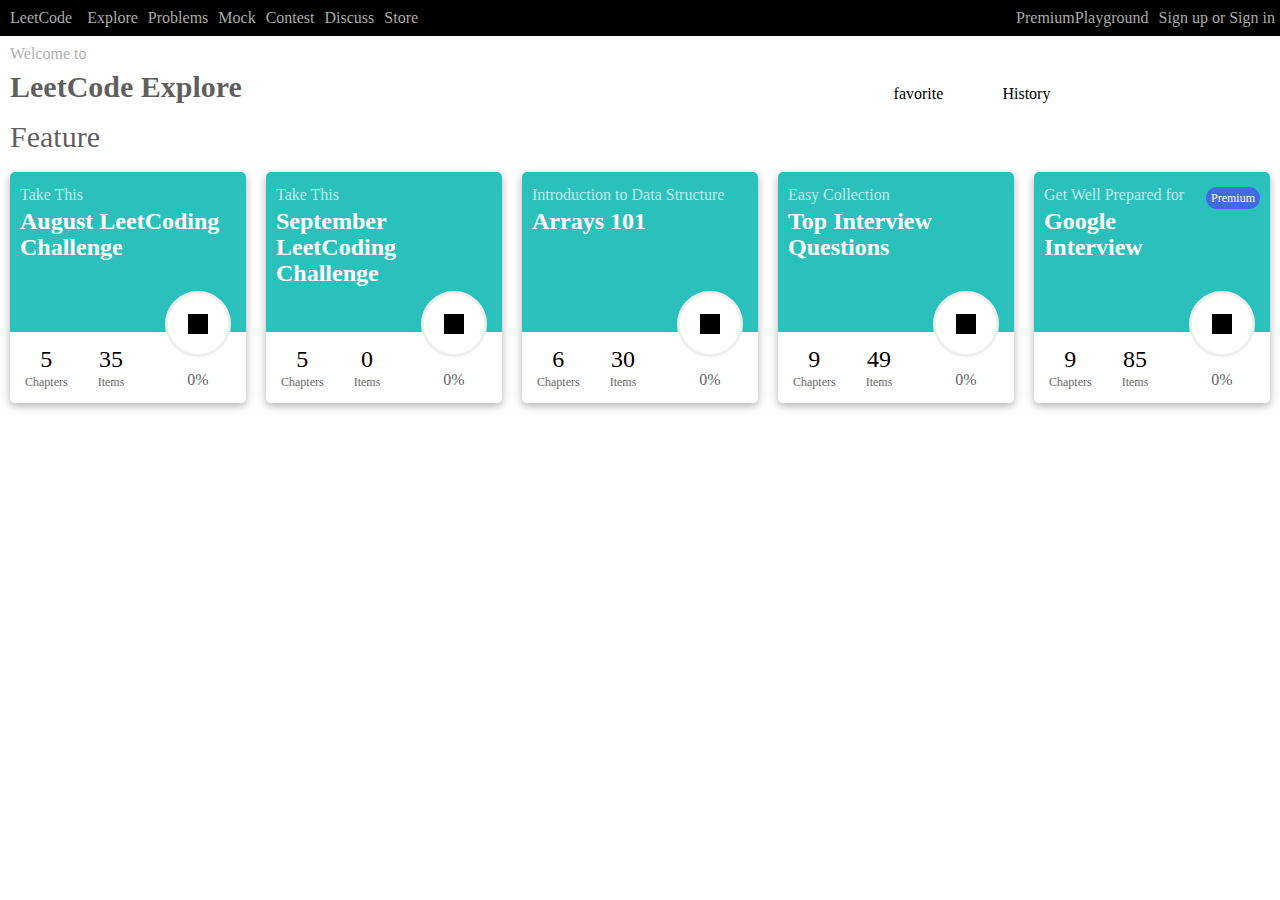
<file: Study_WebUI/homework2/index.html>
<!DOCTYPE html>
<html lang="en">
  <head>
    <meta charset="UTF-8" />
    <meta name="viewport" content="width=device-width, initial-scale=1.0" />
    <meta http-equiv="X-UA-Compatible" content="ie=edge" />
    <title>Explore - LeetCode</title>
    <link rel="stylesheet" href="style.css" />
  </head>
  <body>
    <header class="header">
      <!-- main, sub -->
      <div class="menu-left">
        <div class="logo-area">
          <!-- LeetCode 라는 텍스트가 이 페이지 전체의 제목 -->
          <!-- h1 요소 : 제목을 나타내는 요소 -->
          <!-- h1을 페이지 내에서 1번만 사용하는 걸 권장 -->
          <!-- h1, h2, h3, h4, h5, h6 -->
          <h1 class="logo">
            <!-- a 요소 : 링크를 표현하는 요소 -->
            <!-- a 요소 : 특정한 페이지 혹은 특정한 영역으로 이동하는 요소 -->
            <!-- a 요소 : anchor -->
            <a href="https://leetcode.com">LeetCode</a>
          </h1>
        </div>
        <nav class="navigation">
          <div class="nav-item"><a href="/Explore/">Explore</a></div>
          <div class="nav-item"><a href="/Problems/">Problems</a></div>
          <div class="nav-item"><a href="/Mock/">Mock</a></div>
          <div class="nav-item"><a href="/Contest/">Contest</a></div>
          <div class="nav-item"><a href="/Discuss/">Discuss</a></div>
          <div class="nav-item"><a href="/Store/">Store</a></div>
        </nav>
      </div>
      <div class="menu-right">
        <div class="my-menu">
          <div>Premium</div>
          <div>Playground</div>
        </div>
        <div class="sign-up">
          <a href="#">Sign up</a> or <a href="#">Sign in</a>
        </div>
      </div>
    </header>
    <!-- Main -->
    <!-- main 요소 : page 내에서 1번만 쓰이도록 -->
    <main class="main">
      <section class="main-title-area">
        <h2 class="main-title">
          <div class="small-text">Welcome to</div>
          <div class="large-text">LeetCode Explore</div>
        </h2>
        <div class="filter">
          <div>favorite</div>
          <div>History</div>
        </div>
      </section>
      <!-- section 요소는 제목을 가진 div -->
      <section class="course-section">
        <h3 class="course-section-title">Feature</h3>
        <div class="course-list">
          <!-- 첫번째 카드 -->
          <div class="course-card">
            <div class="course-card-title-area">
              <div class="course-card-title">
                <div class="course-card-title-sub">Take This</div>
                <div class="course-card-title-main">
                  August LeetCoding Challenge
                </div>
              </div>
            </div>
            <div class="course-card-meta-area">
              <div class="course-card-meta-info">
                <div class="course-card-meta-info-count">5</div>
                <div class="course-card-meta-info-title">Chapters</div>
              </div>
              <div class="course-card-meta-info">
                <div class="course-card-meta-info-count">35</div>
                <div class="course-card-meta-info-title">Items</div>
              </div>
            </div>
            <div class="course-card-play-area">
              <div class="course-card-play-button">Play</div>
              <div class="course-card-progress">0%</div>
            </div>
          </div>

<!-- 두번째 카드 -->
          <div class="course-card">
            <div class="course-card-title-area">
              <div class="course-card-title">
                <div class="course-card-title-sub">Take This</div>
                <div class="course-card-title-main">
                  September LeetCoding Challenge
                </div>
              </div>
            </div>
            <div class="course-card-meta-area">
              <div class="course-card-meta-info">
                <div class="course-card-meta-info-count">5</div>
                <div class="course-card-meta-info-title">Chapters</div>
              </div>
              <div class="course-card-meta-info">
                <div class="course-card-meta-info-count">0</div>
                <div class="course-card-meta-info-title">Items</div>
              </div>
            </div>
            <div class="course-card-play-area">
              <div class="course-card-play-button">Play</div>
              <div class="course-card-progress">0%</div>
            </div>
          </div>

<!-- 세번째 카드 -->
          <div class="course-card">
            <div class="course-card-title-area">
              <div class="course-card-title">
                <div class="course-card-title-sub">Introduction to Data Structure</div>
                <div class="course-card-title-main">
                  Arrays 101
                </div>
              </div>
            </div>
            <div class="course-card-meta-area">
              <div class="course-card-meta-info">
                <div class="course-card-meta-info-count">6</div>
                <div class="course-card-meta-info-title">Chapters</div>
              </div>
              <div class="course-card-meta-info">
                <div class="course-card-meta-info-count">30</div>
                <div class="course-card-meta-info-title">Items</div>
              </div>
            </div>
            <div class="course-card-play-area">
              <div class="course-card-play-button">Play</div>
              <div class="course-card-progress">0%</div>
            </div>
          </div>

          <!-- 네번째 카드 -->
          <div class="course-card">
            <div class="course-card-title-area">
              <div class="course-card-title">
                <div class="course-card-title-sub">Easy Collection</div>
                <div class="course-card-title-main">
                  Top Interview Questions
                </div>
              </div>
            </div>
            <div class="course-card-meta-area">
              <div class="course-card-meta-info">
                <div class="course-card-meta-info-count">9</div>
                <div class="course-card-meta-info-title">Chapters</div>
              </div>
              <div class="course-card-meta-info">
                <div class="course-card-meta-info-count">49</div>
                <div class="course-card-meta-info-title">Items</div>
              </div>
            </div>
            <div class="course-card-play-area">
              <div class="course-card-play-button">Play</div>
              <div class="course-card-progress">0%</div>
            </div>
          </div>

          <!-- 다섯번째 카드 -->
          <div class="course-card">
            <div class="course-card-title-area">
              <div class="course-card-title">
                <div class="course-card-title-sub">Get Well Prepared for</div>
                <div class="course-card-title-main">
                  Google Interview
                </div>
              </div>
              <div class="course-card-title-badge-area">
                <div class="course-card-title-badge">Premium</div>
              </div>
            </div>
            <div class="course-card-meta-area">
              <div class="course-card-meta-info">
                <div class="course-card-meta-info-count">9</div>
                <div class="course-card-meta-info-title">Chapters</div>
              </div>
              <div class="course-card-meta-info">
                <div class="course-card-meta-info-count">85</div>
                <div class="course-card-meta-info-title">Items</div>
              </div>
            </div>
            <div class="course-card-play-area">
              <div class="course-card-play-button">Play</div>
              <div class="course-card-progress">0%</div>
            </div>
          </div>

        </div>
      </section>
    </main>
    <!-- Footer -->
  </body>
</html>
</file>
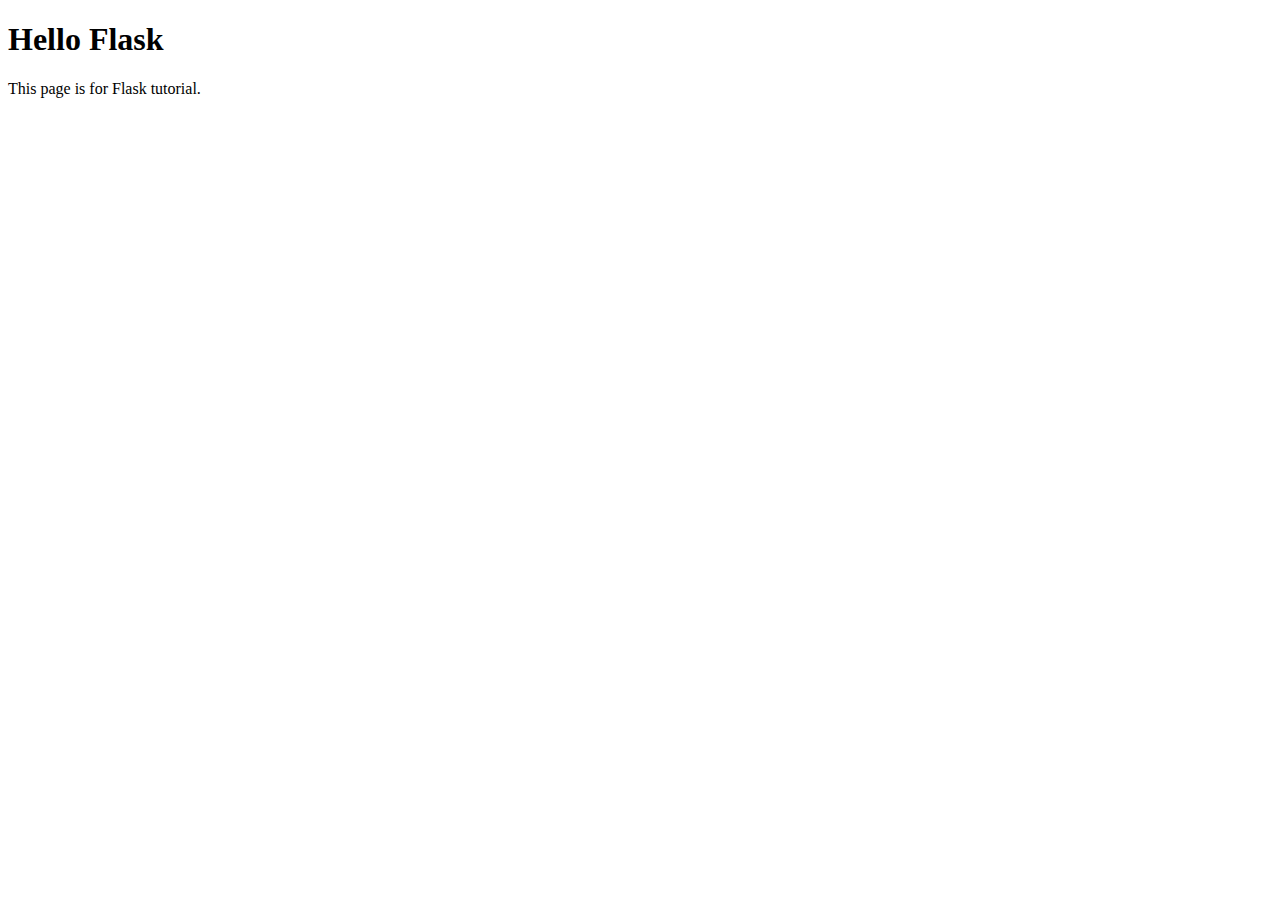
<file: python/flask_study/template/index.html>
<!DOCTYPE html>
<html lang="ko">
<head>
    <meta charset="UTF-8">
    <meta name="viewport" content="width=device-width, initial-scale=1.0">
    <meta http-equiv="X-UA-Compatible" content="ie=edge">
    <title>Flask Index</title>
</head>
<body>

<h1>Hello Flask</h1>
<p>This page is for Flask tutorial.</p>

</body>
</html>
</file>
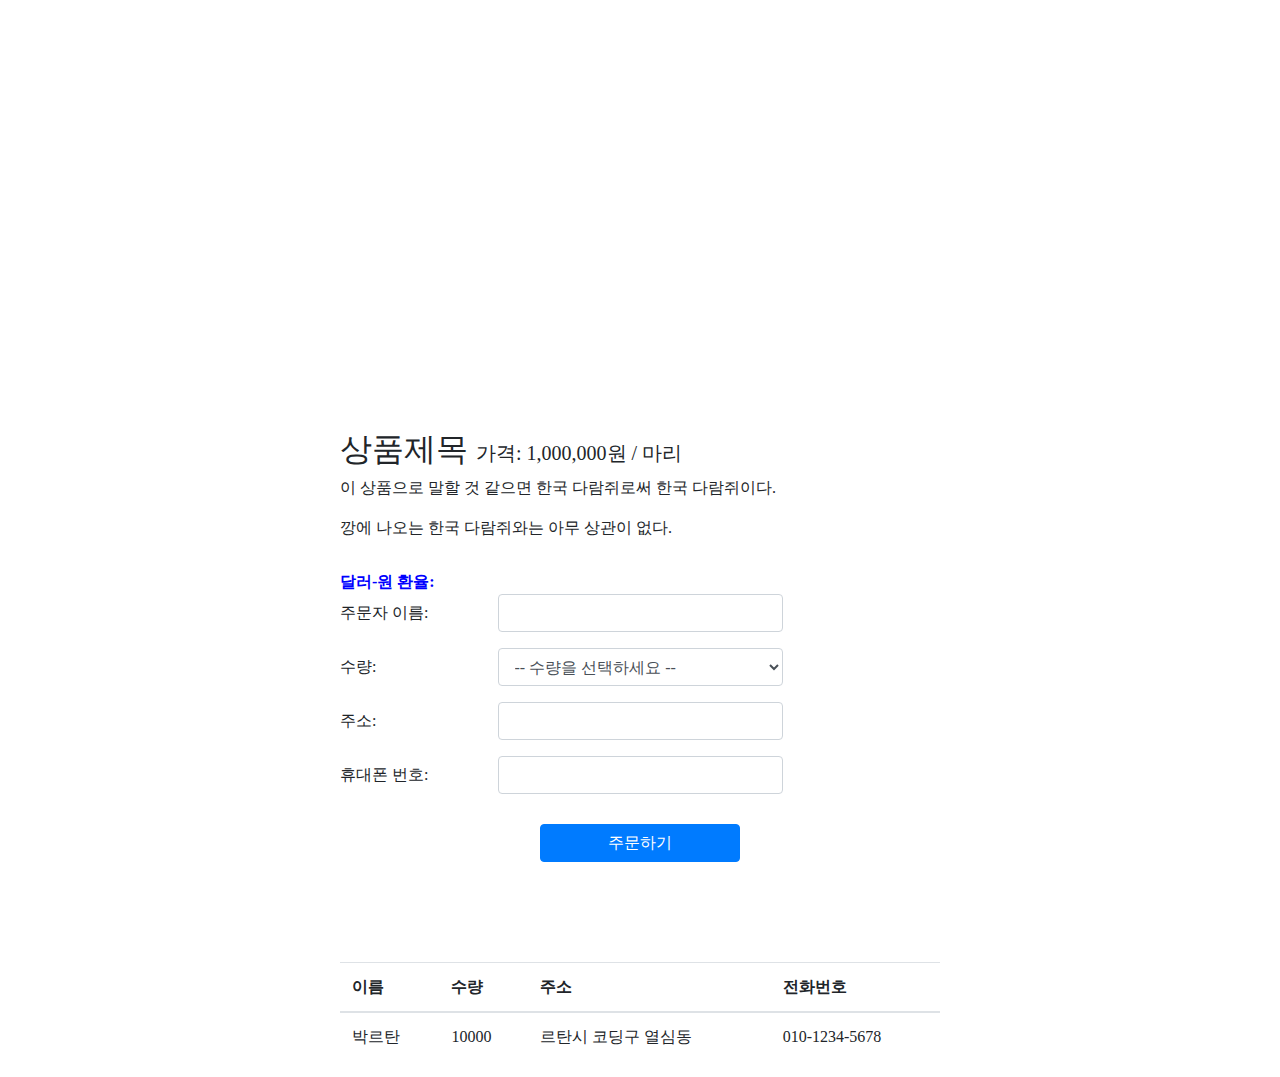
<file: web_coding_club/homework/week1_homework.html>
<!DOCTYPE html>
<html lang="en">
<head>
    <!-- Required meta tags -->
    <meta charset="UTF-8">
    <meta name="viewport" content="width=device-width, initial-scale=1, shrink-to-fit=no">

    <!-- Bootstrap CSS -->
    <link rel="stylesheet" href="https://maxcdn.bootstrapcdn.com/bootstrap/4.0.0/css/bootstrap.min.css"
          integrity="sha384-Gn5384xqQ1aoWXA+058RXPxPg6fy4IWvTNh0E263XmFcJlSAwiGgFAW/dAiS6JXm" crossorigin="anonymous">
    <!-- 구글폰트 -->
    <link href="https://fonts.googleapis.com/css2?family=Nanum+Myeongjo:wght@700&display=swap" rel="stylesheet">

    <!-- Optional JavaScript -->
    <!-- jQuery first, then Popper.js, then Bootstrap JS -->
    <script src="https://ajax.googleapis.com/ajax/libs/jquery/3.5.1/jquery.min.js"></script>
    <script src="https://cdnjs.cloudflare.com/ajax/libs/popper.js/1.12.9/umd/popper.min.js"
            integrity="sha384-ApNbgh9B+Y1QKtv3Rn7W3mgPxhU9K/ScQsAP7hUibX39j7fakFPskvXusvfa0b4Q"
            crossorigin="anonymous"></script>
    <script src="https://maxcdn.bootstrapcdn.com/bootstrap/4.0.0/js/bootstrap.min.js"
            integrity="sha384-JZR6Spejh4U02d8jOt6vLEHfe/JQGiRRSQQxSfFWpi1MquVdAyjUar5+76PVCmYl"
            crossorigin="anonymous"></script>

    <title>스파르타코딩클럽 | 2주차 숙제</title>

    <style>
        * {
            font-family: 'Cute Font', cursive;
        }

        .wrap {
            width: 600px;
            margin: auto;
        }

        .product-image {
            width: 600px;
            height: 400px;
            background-image: url("https://t1.daumcdn.net/thumb/R720x0/?fname=http://t1.daumcdn.net/brunch/service/user/4arX/image/FToC1jQw1U0mAhJYnEmTPg7ZQD8.jpg");
            background-position: center;
            background-size: cover;
        }

        .product-detail {
            margin-top: 30px;
            margin-bottom: 30px;
        }

        .order-form {
            margin-bottom: 30px;
        }

        .button-place {
            text-align: center;
        }

        .order-button {
            width: 200px;
        }

        .orders {
            margin-top: 100px;
        }

        .exchange-info {
            color: blue;
            font-weight: bold;
        }

    </style>

    <script>
        function order_finished() {
            if ($('#order-name').val() == '') {
                alert('이름을 완성해 주세요');
                return;
            } else if ($('#count').val() == '') {
                alert('수량을 완성해 주세요');
                return;
            } else if ($('#address').val() == '') {
                alert('주소를 완성해 주세요');
                return;
            } else if ($('#phone-num').val() == '') {
                alert('휴대폰 번호를 완성해 주세요');
                return;
            }

            alert('주문이 완료되었습니다.');

            let name = $('#order-name').val();
            let count = $('#count').val();
            let address = $('#address').val();
            let phoneNum = $('#phone-num').val();
            let tempHtml = `<tr>
                            <td> ${name}</td>
                            <td> ${count}</td>
                            <td> ${address}</td>
                            <td> ${phoneNum}</td>
                            </tr>`
            $('#orders-box').append(tempHtml);

        }

        $(document).ready(function () {
            $('#exchange').empty();
            $.ajax({
                type: "GET",
                url: "https://api.manana.kr/exchange/rate.json",
                data: {},
                success: function (response) {
                    let exchangeRate = response[1]['rate'];
                    console.log(exchangeRate);
                    $('#exchange').append(exchangeRate);
                }
            });

        });
    </script>
</head>
<body>
<div class="wrap">

    <div class="product-image">

    </div>

    <div class="product-detail">
        <h2>상품제목 <span style="font-size: 15pt">가격: 1,000,000원 / 마리</span></h2>
        <div>
            <p>
                이 상품으로 말할 것 같으면 한국 다람쥐로써 한국 다람쥐이다.

            </p>
            <p>
                깡에 나오는 한국 다람쥐와는 아무 상관이 없다.
            </p>
        </div>

    </div>


    <div class="order-form">
        <div class="exchange-info">
            달러-원 환율:
            <span id="exchange"></span>
        </div>
        <form>
            <div class="form-group row">
                <label for="inputPassword" class="col-sm-3 col-form-label">주문자 이름:</label>
                <div class="col-sm-6">
                    <input class="form-control" id="order-name">
                </div>
            </div>
            <div class="form-group row">
                <label for="inputPassword" class="col-sm-3 col-form-label">수량:</label>
                <div class="col-sm-6">
                    <select class="form-control" id="count">
                        <option selected value=""> -- 수량을 선택하세요 --</option>
                        <option value="1">1</option>
                        <option value="2">2</option>
                        <option value="3">3</option>
                    </select>

                </div>
            </div>

            <div class="form-group row">
                <label for="inputPassword" class="col-sm-3 col-form-label">주소:</label>
                <div class="col-sm-6">
                    <input class="form-control" id="address">
                </div>
            </div>

            <div class="form-group row">
                <label for="inputPassword" class="col-sm-3 col-form-label">휴대폰 번호:</label>
                <div class="col-sm-6">
                    <input class="form-control" id="phone-num">
                </div>
            </div>

        </form>


    </div>

    <div class="button-place">
        <button onclick="order_finished()" type="button" class="btn btn-primary order-button">주문하기</button>
    </div>

    <div class="orders">
        <table class="table">
            <thead>
            <tr>
                <th scope="col">이름</th>
                <th scope="col">수량</th>
                <th scope="col">주소</th>
                <th scope="col">전화번호</th>
            </tr>
            </thead>
            <tbody id="orders-box">
            <tr>
                <td>박르탄</td>
                <td>10000</td>
                <td>르탄시 코딩구 열심동</td>
                <td>010-1234-5678</td>
            </tr>

            </tbody>
        </table>
    </div>
</div>


</body>
</html>
</file>
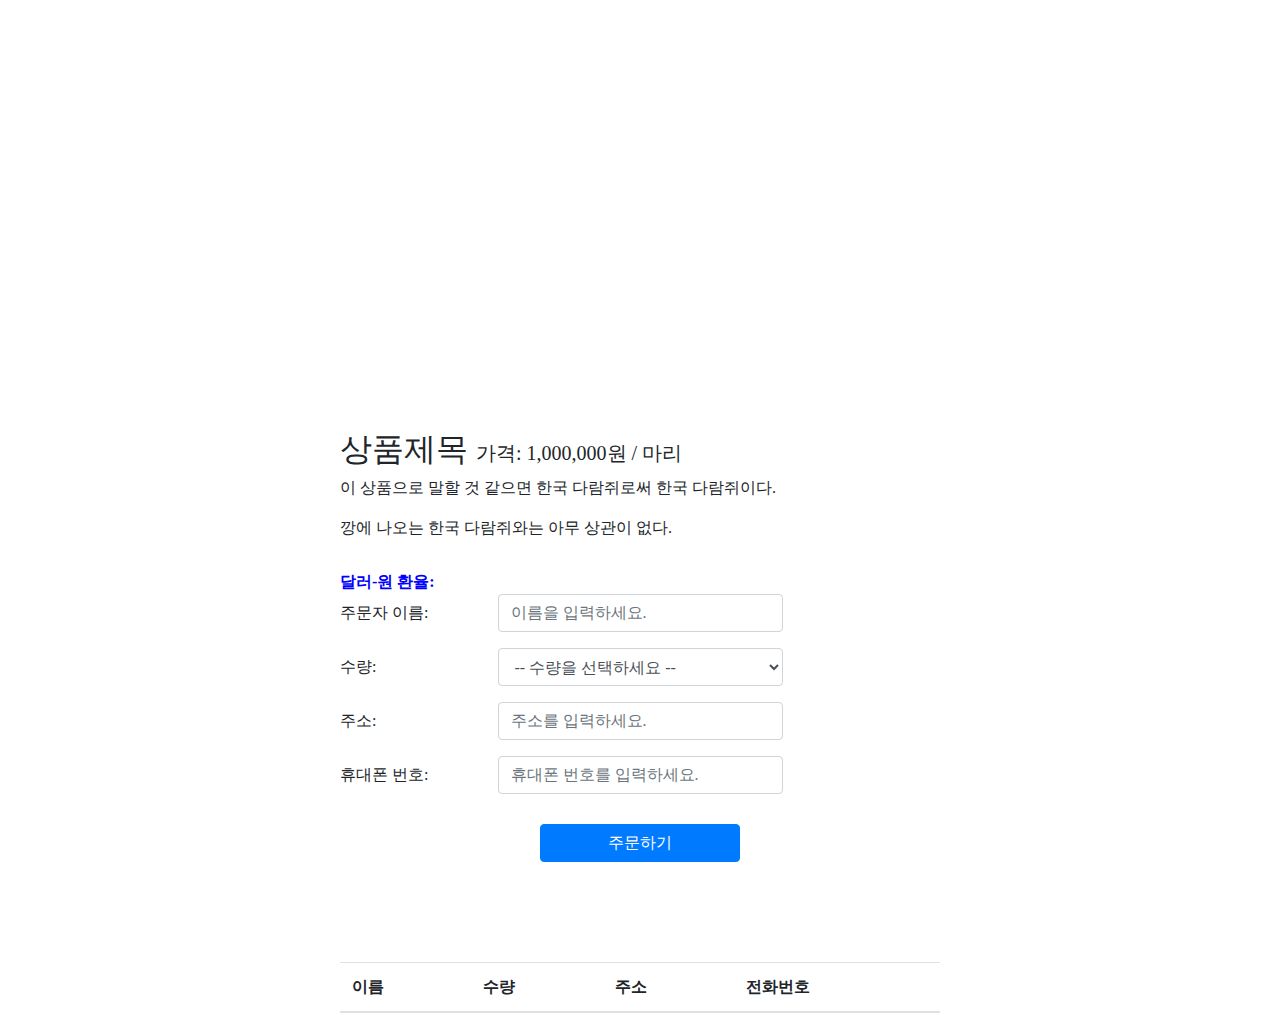
<file: web_coding_club/homework/week2_homework.html>
<!DOCTYPE html>
<html lang="en">
<head>
    <!-- Required meta tags -->
    <meta charset="UTF-8">
    <meta name="viewport" content="width=device-width, initial-scale=1, shrink-to-fit=no">

    <!-- Bootstrap CSS -->
    <link rel="stylesheet" href="https://maxcdn.bootstrapcdn.com/bootstrap/4.0.0/css/bootstrap.min.css"
          integrity="sha384-Gn5384xqQ1aoWXA+058RXPxPg6fy4IWvTNh0E263XmFcJlSAwiGgFAW/dAiS6JXm" crossorigin="anonymous">
    <!-- 구글폰트 -->
    <link href="https://fonts.googleapis.com/css2?family=Nanum+Myeongjo:wght@700&display=swap" rel="stylesheet">

    <!-- Optional JavaScript -->
    <!-- jQuery first, then Popper.js, then Bootstrap JS -->
    <script src="https://ajax.googleapis.com/ajax/libs/jquery/3.5.1/jquery.min.js"></script>
    <script src="https://cdnjs.cloudflare.com/ajax/libs/popper.js/1.12.9/umd/popper.min.js"
            integrity="sha384-ApNbgh9B+Y1QKtv3Rn7W3mgPxhU9K/ScQsAP7hUibX39j7fakFPskvXusvfa0b4Q"
            crossorigin="anonymous"></script>
    <script src="https://maxcdn.bootstrapcdn.com/bootstrap/4.0.0/js/bootstrap.min.js"
            integrity="sha384-JZR6Spejh4U02d8jOt6vLEHfe/JQGiRRSQQxSfFWpi1MquVdAyjUar5+76PVCmYl"
            crossorigin="anonymous"></script>

    <title>스파르타코딩클럽 | 2주차 숙제</title>

    <style>
        * {
            font-family: 'Cute Font', cursive;
        }

        .wrap {
            width: 600px;
            margin: auto;
        }

        .product-image {
            width: 600px;
            height: 400px;
            background-image: url("https://t1.daumcdn.net/thumb/R720x0/?fname=http://t1.daumcdn.net/brunch/service/user/4arX/image/FToC1jQw1U0mAhJYnEmTPg7ZQD8.jpg");
            background-position: center;
            background-size: cover;
        }

        .product-detail {
            margin-top: 30px;
            margin-bottom: 30px;
        }

        .order-form {
            margin-bottom: 30px;
        }

        .button-place {
            text-align: center;
        }

        .order-button {
            width: 200px;
        }

        .orders {
            margin-top: 100px;
        }

        .exchange-info {
            color: blue;
            font-weight: bold;
        }

    </style>

    <script>
        function resetForm() {
            $('#order-name').val("");
            $('#count').val("");
            $('#address').val("");
            $('#phone-num').val("");
        }


        function order_finished() {
            if ($('#order-name').val() == '') {
                alert('이름을 완성해 주세요');
                return;
            } else if ($('#count').val() == '') {
                alert('수량을 완성해 주세요');
                return;
            } else if ($('#address').val() == '') {
                alert('주소를 완성해 주세요');
                return;
            } else if ($('#phone-num').val() == '') {
                alert('휴대폰 번호를 완성해 주세요');
                return;
            }

            alert('주문이 완료되었습니다.');

            let name = $('#order-name').val();
            let count = $('#count').val();
            let address = $('#address').val();
            let phoneNum = $('#phone-num').val();
            let tempHtml = `<tr>
                            <td> ${name}</td>
                            <td> ${count}</td>
                            <td> ${address}</td>
                            <td> ${phoneNum}</td>
                            </tr>`
            $('#orders-box').append(tempHtml);

            resetForm();
        }

        $(document).ready(function () {
            $('#exchange').empty();
            $.ajax({
                type: "GET",
                url: "https://api.manana.kr/exchange/rate.json",
                data: {},
                success: function (response) {
                    let exchangeRate = response[1]['rate'];
                    console.log(exchangeRate);
                    $('#exchange').append(exchangeRate);
                }
            });

        });
    </script>
</head>
<body>
<div class="wrap">

    <div class="product-image">

    </div>

    <div class="product-detail">
        <h2>상품제목 <span style="font-size: 15pt">가격: 1,000,000원 / 마리</span></h2>
        <div>
            <p>
                이 상품으로 말할 것 같으면 한국 다람쥐로써 한국 다람쥐이다.

            </p>
            <p>
                깡에 나오는 한국 다람쥐와는 아무 상관이 없다.
            </p>
        </div>

    </div>


    <div class="order-form">
        <div class="exchange-info">
            달러-원 환율:
            <span id="exchange"></span>
        </div>
        <form>
            <div class="form-group row">
                <label for="inputPassword" class="col-sm-3 col-form-label">주문자 이름:</label>
                <div class="col-sm-6">
                    <input class="form-control" id="order-name" placeholder="이름을 입력하세요.">
                </div>
            </div>
            <div class="form-group row">
                <label for="inputPassword" class="col-sm-3 col-form-label">수량:</label>
                <div class="col-sm-6">
                    <select class="form-control" id="count">
                        <option selected value=""> -- 수량을 선택하세요 --</option>
                        <option value="1">1</option>
                        <option value="2">2</option>
                        <option value="3">3</option>
                    </select>

                </div>
            </div>

            <div class="form-group row">
                <label for="inputPassword" class="col-sm-3 col-form-label">주소:</label>
                <div class="col-sm-6">
                    <input class="form-control" id="address" placeholder="주소를 입력하세요.">
                </div>
            </div>

            <div class="form-group row">
                <label for="inputPassword" class="col-sm-3 col-form-label">휴대폰 번호:</label>
                <div class="col-sm-6">
                    <input class="form-control" id="phone-num" placeholder="휴대폰 번호를 입력하세요.">
                </div>
            </div>

        </form>


    </div>

    <div class="button-place">
        <button onclick="order_finished()" type="button" class="btn btn-primary order-button">주문하기</button>
    </div>

    <div class="orders">
        <table class="table">
            <thead>
            <tr>
                <th scope="col">이름</th>
                <th scope="col">수량</th>
                <th scope="col">주소</th>
                <th scope="col">전화번호</th>
            </tr>
            </thead>
            <tbody id="orders-box">


            </tbody>
        </table>
    </div>
</div>


</body>
</html>
</file>
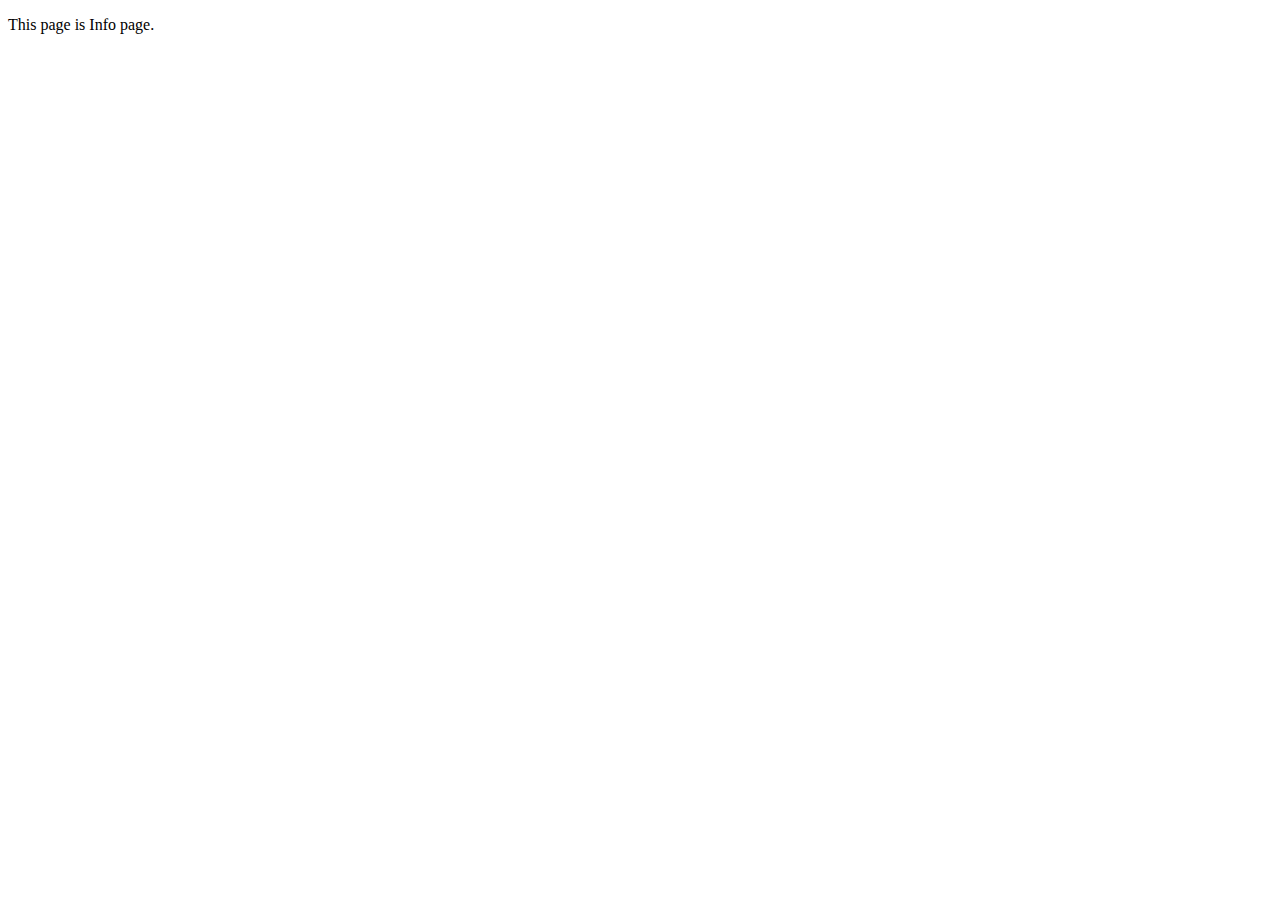
<file: python/flask_study/template/info.html>
<!DOCTYPE html>
<html lang="ko">
<head>
    <meta charset="UTF-8">
    <meta name="viewport" content="width=device-width, initial-scale=1.0">
    <meta http-equiv="X-UA-Compatible" content="ie=edge">
    <title>Flask Info</title>
</head>
<body>

<p>This page is Info page.</p>

</body>
</html>
</file>
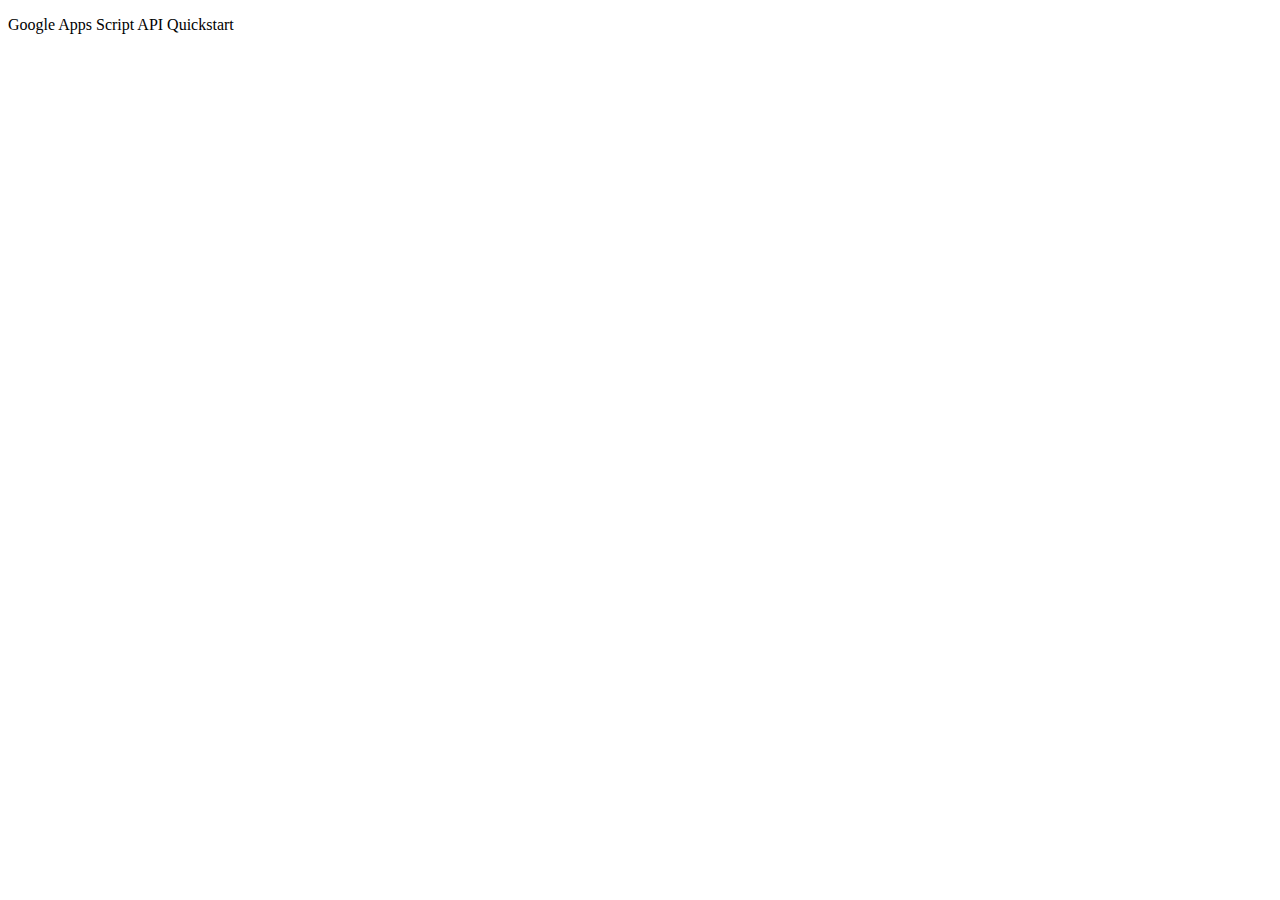
<file: python/flask_study/templates/info.html>
<!DOCTYPE html>
<html>
  <head>
    <title>Google Apps Script API Quickstart</title>
    <meta charset="utf-8" />
  </head>
  <body>
    <p>Google Apps Script API Quickstart</p>

    <!--Add buttons to initiate auth sequence and sign out-->
    <button id="authorize_button" style="display: none;">Authorize</button>
    <button id="signout_button" style="display: none;">Sign Out</button>

    <pre id="content" style="white-space: pre-wrap;"></pre>

    <script type="text/javascript">
      // Client ID and API key from the Developer Console
      var CLIENT_ID = '<YOUR_CLIENT_ID>';
      var API_KEY = '<YOUR_API_KEY>';

      // Array of API discovery doc URLs for APIs used by the quickstart
      var DISCOVERY_DOCS = ["https://script.googleapis.com/$discovery/rest?version=v1"];

      // Authorization scopes required by the API; multiple scopes can be
      // included, separated by spaces.
      var SCOPES = 'https://www.googleapis.com/auth/script.projects';

      var authorizeButton = document.getElementById('authorize_button');
      var signoutButton = document.getElementById('signout_button');

      /**
       *  On load, called to load the auth2 library and API client library.
       */
      function handleClientLoad() {
        gapi.load('client:auth2', initClient);
      }

      /**
       *  Initializes the API client library and sets up sign-in state
       *  listeners.
       */
      function initClient() {
        gapi.client.init({
          apiKey: API_KEY,
          clientId: CLIENT_ID,
          discoveryDocs: DISCOVERY_DOCS,
          scope: SCOPES
        }).then(function () {
          // Listen for sign-in state changes.
          gapi.auth2.getAuthInstance().isSignedIn.listen(updateSigninStatus);

          // Handle the initial sign-in state.
          updateSigninStatus(gapi.auth2.getAuthInstance().isSignedIn.get());
          authorizeButton.onclick = handleAuthClick;
          signoutButton.onclick = handleSignoutClick;
        }, function(error) {
          appendPre(JSON.stringify(error, null, 2));
        });
      }

      /**
       *  Called when the signed in status changes, to update the UI
       *  appropriately. After a sign-in, the API is called.
       */
      function updateSigninStatus(isSignedIn) {
        if (isSignedIn) {
          authorizeButton.style.display = 'none';
          signoutButton.style.display = 'block';
          callAppsScript();
        } else {
          authorizeButton.style.display = 'block';
          signoutButton.style.display = 'none';
        }
      }

      /**
       *  Sign in the user upon button click.
       */
      function handleAuthClick(event) {
        gapi.auth2.getAuthInstance().signIn();
      }

      /**
       *  Sign out the user upon button click.
       */
      function handleSignoutClick(event) {
        gapi.auth2.getAuthInstance().signOut();
      }

      /**
       * Append a pre element to the body containing the given message
       * as its text node. Used to display the results of the API call.
       *
       * @param {string} message Text to be placed in pre element.
       */
      function appendPre(message) {
        var pre = document.getElementById('content');
        var textContent = document.createTextNode(message + '\n');
        pre.appendChild(textContent);
      }

      /**
       * Shows basic usage of the Apps Script API.
       *
       * Call the Apps Script API to create a new script project, upload files
       * to the project, and log the script's URL to the user.
       */
      function callAppsScript() {
        gapi.client.script.projects.create({
          resource: {
            title: 'My Script'
          }
        }).then((resp) => {
          return gapi.client.script.projects.updateContent({
            scriptId: resp.result.scriptId,
            resource: {
              files: [{
                name: 'hello',
                type: 'SERVER_JS',
                source: 'function helloWorld() {\n  console.log("Hello, world!");\n}'
              }, {
                name: 'appsscript',
                type: 'JSON',
                source: "{\"timeZone\":\"America/New_York\",\"" +
                   "exceptionLogging\":\"CLOUD\"}"
              }]
            }
          });
        }).then((resp) => {
          let result = resp.result;
          if (result.error) throw result.error;
          console.log(`https://script.google.com/d/${result.scriptId}/edit`);
        }).catch((error) => {
          // The API encountered a problem.
          return console.log(`The API returned an error: ${error}`);
        });
      }

    </script>

    <script async defer src="https://apis.google.com/js/api.js"
      onload="this.onload=function(){};handleClientLoad()"
      onreadystatechange="if (this.readyState === 'complete') this.onload()">
    </script>
  </body>
</html>
</file>
<file: Study_WebUI/homework2/style.css>
/* User Agent CSS */
/* 브라우저에서 미리 지정해둔 CSS */

/* Reset.css */
/* http://meyerweb.com/eric/tools/css/reset/
   v2.0 | 20110126
   License: none (public domain)
*/

html,
body,
div,
span,
applet,
object,
iframe,
h1,
h2,
h3,
h4,
h5,
h6,
p,
blockquote,
pre,
a,
abbr,
acronym,
address,
big,
cite,
code,
del,
dfn,
em,
img,
ins,
kbd,
q,
s,
samp,
small,
strike,
strong,
sub,
sup,
tt,
var,
b,
u,
i,
center,
dl,
dt,
dd,
ol,
ul,
li,
fieldset,
form,
label,
legend,
table,
caption,
tbody,
tfoot,
thead,
tr,
th,
td,
article,
aside,
canvas,
details,
embed,
figure,
figcaption,
footer,
header,
hgroup,
menu,
nav,
output,
ruby,
section,
summary,
time,
mark,
audio,
video {
  margin: 0;
  padding: 0;
  border: 0;
  font-size: 100%;
  font: inherit;
  vertical-align: baseline;
}
/* HTML5 display-role reset for older browsers */
article,
aside,
details,
figcaption,
figure,
footer,
header,
hgroup,
menu,
nav,
section {
  display: block;
}
body {
  line-height: 1;
}
ol,
ul {
  list-style: none;
}
blockquote,
q {
  quotes: none;
}
blockquote:before,
blockquote:after,
q:before,
q:after {
  content: "";
  content: none;
}
table {
  border-collapse: collapse;
  border-spacing: 0;
}

.small-text {
  color: #afafaf;
  margin: 10px 10px
}

.large-text {
  color: rgba(0, 0, 0, 0.65);
  margin: 10px 10px;
  font-size: 30px;
  font-weight: 700;
}

.course-section-title {
  color: rgba(0, 0, 0, 0.65);
  margin: 10px 10px;
  font-size: 30px;
  font-weight: 700px;
}

.main-title-area {
  display: flex;
  justify-content: space-between;
}

.main-title {
  width: 80%;
}

.filter {
  width: 20%;
  display: flex;
  justify-content: space-around;
  margin: 50px 200px 0px 0px;
}

/* HTML의 요소들을 크게 두가지로 분류 */
/* 한 그룹은 Block, 한 그룹은 Inline 분류 */
/* 텍스트처럼 취급되는 건 전부 Inline */
/* 블록처럼 취급되는 건 전부 Block */

/* block : div, nav, h1, h2 */
/* inline : a, strong, em, img, video, audio */

/* Layout */
/* 여러 개의 block을 어떻게 배치할 것인가? */
/* flex layout */

/* Block */
/* width, height, padding, border, margin */
/*
 * width: 가로 너비
 * height: 세로 높이
 * padding: 외곽선부터 콘텐츠까지의 간격 (내장재) - 배경색이 들어가고, block 영역의 내부
 * border: 외곽선
 * margin: 해당 블록으로부터 다른 블록까지의 간격 - 배경색이 들어가지 않음 (투명), block 영역의 외부
 */

.logo {
  padding: 10px;
  /* 상 우 하 좌 전부 10px */
  /* padding 속성을 사용 할 때에는 : 시계방향으로 값을 지정 */
  /* padding: 10px 10px 10px 10px; */
  /* 상 우 하 좌 */
  /* padding: 10px 5px; */
  /* 상 하 = 10px, 좌 우 = 5px */
  /* padding: 10px 5px 8px; */
  /* 상 = 10px, 좌 우 = 5px, 하 = 8px */
}

.nav-item {
  padding: 10px 5px;
  /* padding: 10px 5px 10px 5px; */
}

.my-menu {
  padding: 10px 5px;
}

.sign-up {
  padding: 10px 5px;
}

/* Layout 구현체 */
/* flex */
/* https://css-tricks.com/snippets/css/a-guide-to-flexbox/ */
.header {
  /* display 속성값을 flex로 지정해주면,
     해당 요소가 가진 영역을 flexible layout 영역으로 바꿉니다 */
  /* flexible layout 영역 내에서는, flexible layout 영역 요소의
     자식 요소들을 어떻게 배치할 지 결정 */
  display: flex;

  /* 정렬 */
  /* flex 레이아웃에서 요소를 어떻게 정렬 시킬 것인가? */
  justify-content: space-between;
}

.menu-left {
  display: flex;
}

.menu-right {
  display: flex;
}

.navigation {
  display: flex;
}

.my-menu {
  display: flex;
}

/* background, color, animation, font, text */
.header {
  background: #000;
  color: #aaa;
}

.header a {
  color: #aaa;
  text-decoration: none;
}

/* CSS 작성 순서 */
/* 작성자의 취향 : 존중 부탁드립니다. */
/* 레이아웃 */
/* 블록을 지정 */
/* 폰트를 지정 */
/* 색상, 배경 */
/* 애니메이션 */

/* card UI */
.course-list {
  display: flex;
  flex-wrap: 10px;

}

.course-card {
  position: relative;
  width: 280px;
  box-shadow: 0 3px 8px rgba(0, 0, 0, 0.3);
  border-radius: 5px;
  overflow: hidden;
  margin: 10px;
}
.course-card-title-area {
  display: flex;
  height: 130px;
  padding: 15px 10px;
  background: #2ac1bc;
}
.course-card-title-sub {
  color: #fff;
  opacity: 0.7;
  font-weight: 500;
  margin-bottom: 5px;
}

.course-card-title-main {
  font-size: 24px;
  line-height: 26px;
  font-weight: 700;
  color: white;
}

.course-card-title-badge {
  background: royalblue;
  border-radius: 30px;
  padding: 5px;
  color: white;
  font-weight: 500;
  font-size: 12px;
}

.course-card-meta-area {
  display: flex;
  padding: 15px 0;
}
.course-card-meta-info {
  padding: 0 15px;
  text-align: center;
}
.course-card-meta-info-count {
  font-size: 24px;
  margin-bottom: 5px;
  font-weight: 400;
}
.course-card-meta-info-title {
  font-size: 12px;
  color: #666;
}

.course-card-play-area {
  position: absolute;
  right: 15px;
  bottom: 15px;
}

.course-card-play-button {
  position: relative;
  width: 60px;
  height: 60px;
  background: white;
  border: 3px solid #eee;
  border-radius: 50%;
  font-size: 0;
}

.course-card-play-button::after {
  content: "";
  display: block;
  width: 20px;
  height: 20px;
  background: #000;
  position: absolute;
  left: 20px;
  top: 20px;
}

.course-card-progress {
  margin-top: 15px;
  text-align: center;
  color: #666;
}

/*
 * 1번째 과제:
 * card UI를 제 코드를 참고해서 직접 작성해보세요.
 * 힌트: 제가 작성한 코드들을 지웠다가 넣었다가 반복하시면서 작성해보시면 좋아요.
 */

/*
 * 2번째 과제:
 * card를 여러개 생성해서, 리스트로 보여주는 UI를 작성해주세요.
 * 힌트: Flex Layout 잘 쓰시면 됨.
 */
</file>
